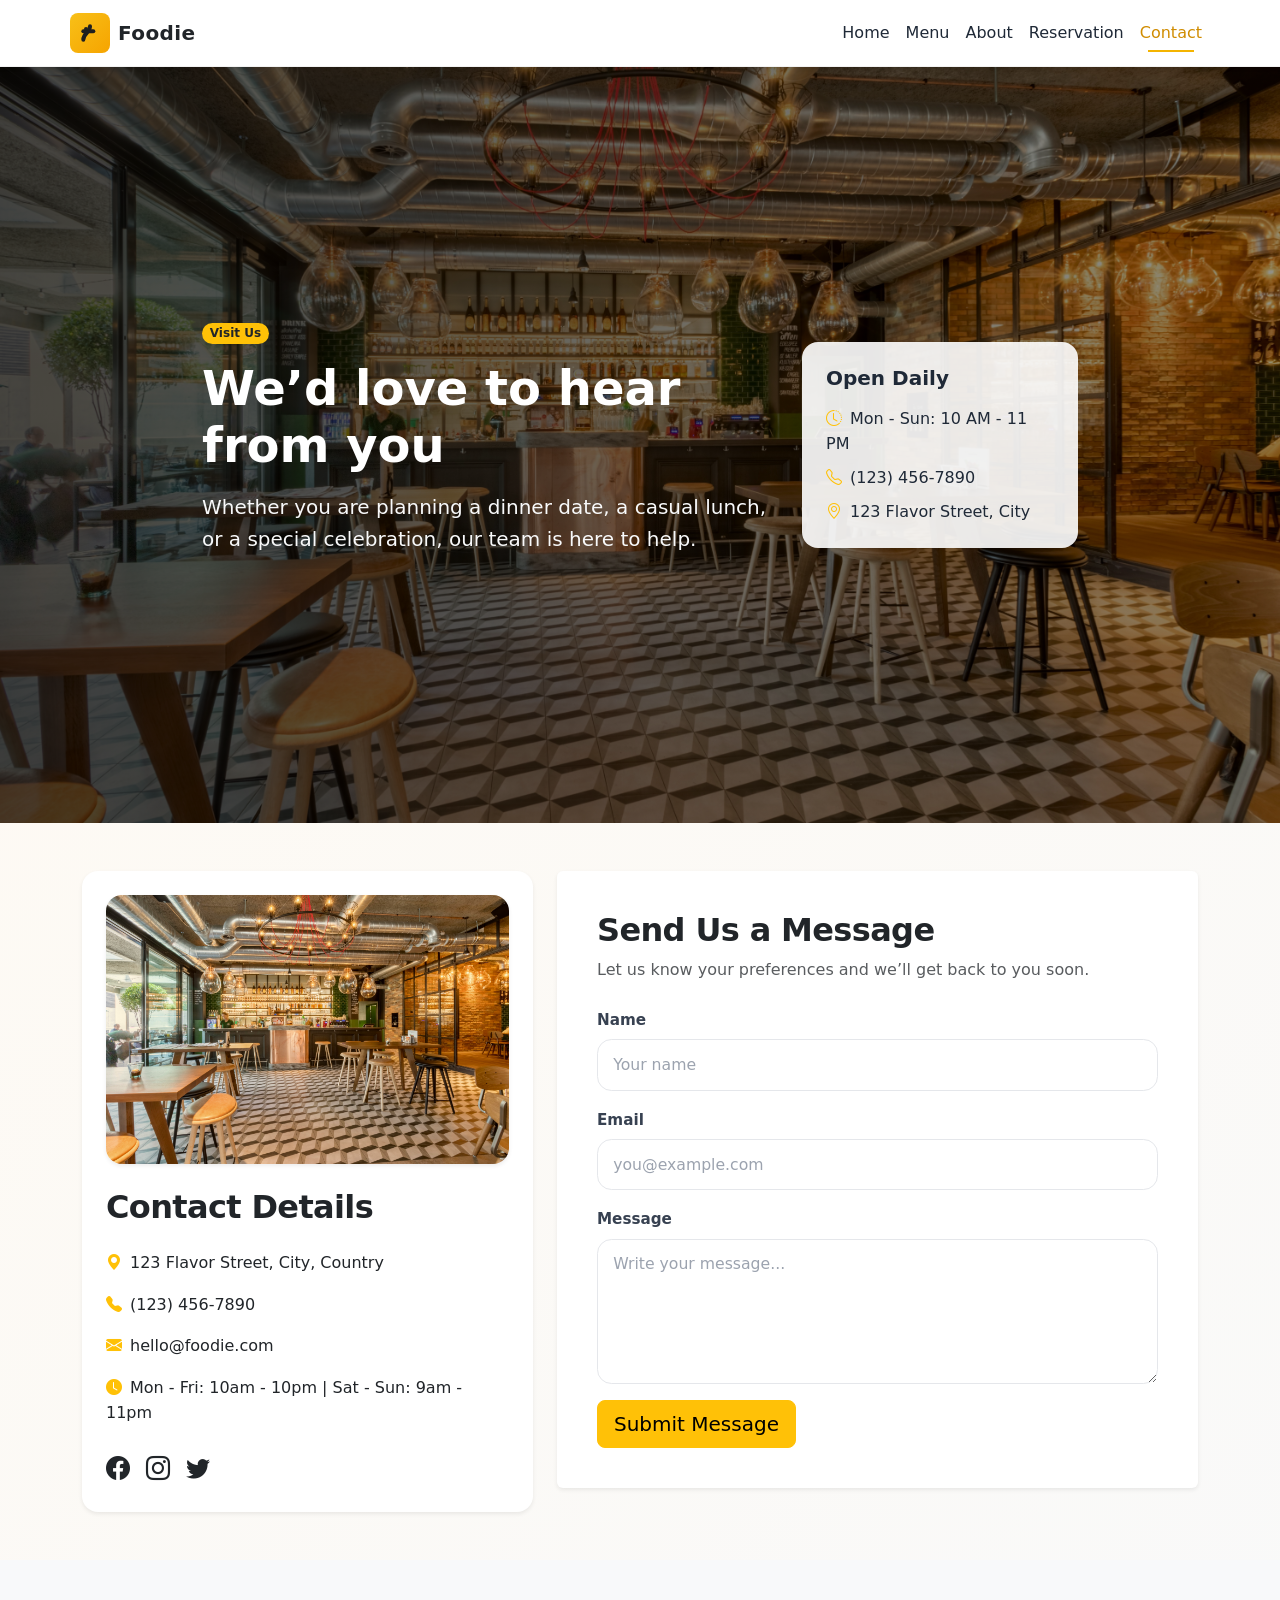
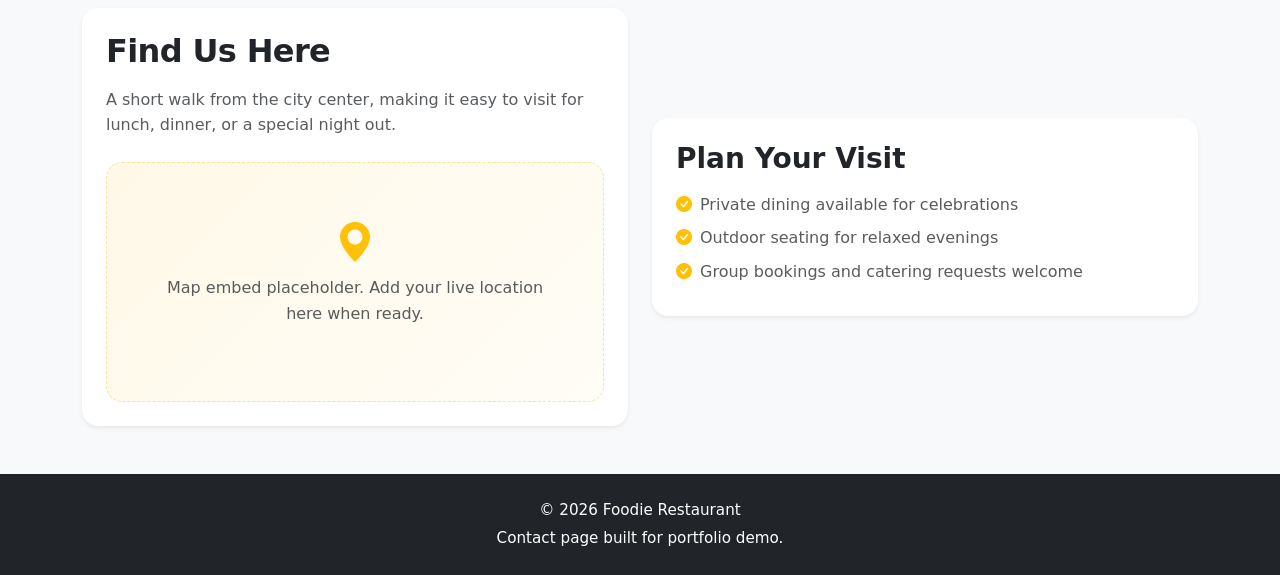
<file: contact.html>
<!DOCTYPE html>
<html lang="en">
<head>
  <meta charset="UTF-8" />
  <meta name="viewport" content="width=device-width, initial-scale=1.0" />
  <meta name="description" content="Get in touch with Foodie Restaurant by phone, email, or through our easy contact form." />
  <title>Foodie Restaurant | Contact</title>
  <link rel="icon" href="images/logo.svg" type="image/svg+xml" />
  <link href="https://cdn.jsdelivr.net/npm/bootstrap@5.3.2/dist/css/bootstrap.min.css" rel="stylesheet" />
  <link href="https://cdn.jsdelivr.net/npm/bootstrap-icons@1.11.4/font/bootstrap-icons.css" rel="stylesheet" />
  <link rel="preconnect" href="https://fonts.googleapis.com" />
  <link rel="preconnect" href="https://fonts.gstatic.com" crossorigin />
  <link href="https://fonts.googleapis.com/css2?family=Inter:wght@400;500;600;700;800&display=swap" rel="stylesheet" />
  <link rel="stylesheet" href="css/style.css" />
</head>
<body>
  <header class="sticky-top bg-white shadow-sm">
    <nav class="navbar navbar-expand-lg navbar-light container">
      <a class="navbar-brand d-flex align-items-center" href="index.html">
        <img src="images/logo.svg" alt="Foodie Logo" width="40" height="40" class="me-2" />
        <span class="fw-bold text-dark">Foodie</span>
      </a>
      <button class="navbar-toggler" type="button" data-bs-toggle="collapse" data-bs-target="#navMenu" aria-controls="navMenu" aria-expanded="false" aria-label="Toggle navigation">
        <span class="navbar-toggler-icon"></span>
      </button>
      <div class="collapse navbar-collapse" id="navMenu">
        <ul class="navbar-nav ms-auto mb-2 mb-lg-0">
          <li class="nav-item"><a class="nav-link" href="index.html">Home</a></li>
          <li class="nav-item"><a class="nav-link" href="menu.html">Menu</a></li>
          <li class="nav-item"><a class="nav-link" href="about.html">About</a></li>
          <li class="nav-item"><a class="nav-link" href="reservation.html">Reservation</a></li>
          <li class="nav-item"><a class="nav-link active" href="contact.html">Contact</a></li>
        </ul>
      </div>
    </nav>
  </header>

  <section class="contact-hero py-5 text-white" style="background-image: url('images/Restaurant interior.jpg');">
    <div class="container py-5">
      <div class="row align-items-center g-4">
        <div class="col-lg-8 reveal">
          <span class="badge bg-warning text-dark rounded-pill mb-3">Visit Us</span>
          <h1 class="display-5 fw-bold mb-3">We’d love to hear from you</h1>
          <p class="lead text-light">Whether you are planning a dinner date, a casual lunch, or a special celebration, our team is here to help.</p>
        </div>
        <div class="col-lg-4 reveal">
          <div class="contact-quick-card p-4 rounded-4">
            <h5 class="fw-bold mb-3">Open Daily</h5>
            <p class="mb-2"><i class="bi bi-clock-history me-2 text-warning"></i>Mon - Sun: 10 AM - 11 PM</p>
            <p class="mb-2"><i class="bi bi-telephone me-2 text-warning"></i>(123) 456-7890</p>
            <p class="mb-0"><i class="bi bi-geo-alt me-2 text-warning"></i>123 Flavor Street, City</p>
          </div>
        </div>
      </div>
    </div>
  </section>

  <section class="container py-5">
    <div class="row g-4">
      <div class="col-lg-5 reveal">
        <div class="contact-info-card p-4 rounded-4 shadow-sm bg-white h-100">
          <img src="images/Restaurant interior.jpg" alt="Restaurant interior" class="rounded-4 w-100 mb-4 shadow-sm" />
          <h2 class="fw-bold mb-4">Contact Details</h2>
          <div class="d-flex flex-column gap-3">
            <p class="mb-0"><i class="bi bi-geo-alt-fill text-warning me-2"></i>123 Flavor Street, City, Country</p>
            <p class="mb-0"><i class="bi bi-telephone-fill text-warning me-2"></i>(123) 456-7890</p>
            <p class="mb-0"><i class="bi bi-envelope-fill text-warning me-2"></i>hello@foodie.com</p>
            <p class="mb-0"><i class="bi bi-clock-fill text-warning me-2"></i>Mon - Fri: 10am - 10pm | Sat - Sun: 9am - 11pm</p>
          </div>
          <div class="d-flex gap-3 mt-4">
            <a href="#" class="text-dark fs-4"><i class="bi bi-facebook"></i></a>
            <a href="#" class="text-dark fs-4"><i class="bi bi-instagram"></i></a>
            <a href="#" class="text-dark fs-4"><i class="bi bi-twitter"></i></a>
          </div>
        </div>
      </div>
      <div class="col-lg-7 reveal">
        <div class="card shadow-sm border-0 p-4 contact-form-card">
          <div class="card-body">
            <h2 class="fw-bold mb-2">Send Us a Message</h2>
            <p class="text-muted mb-4">Let us know your preferences and we’ll get back to you soon.</p>
            <div id="formSuccessMessage" class="alert alert-success d-none" role="alert" aria-live="polite">
              Thank you for your message. We will be in touch shortly.
            </div>
            <form id="contactForm" action="process-form.php" method="post" novalidate>
              <input type="hidden" name="form_type" value="contact" />
              <input type="hidden" name="redirect_to" value="contact.html" />
              <input type="text" name="company" tabindex="-1" autocomplete="off" class="d-none" />
              <input type="text" name="website" tabindex="-1" autocomplete="off" class="d-none" />
              <div class="mb-3">
                <label for="contactName" class="form-label">Name</label>
                <input type="text" class="form-control" id="contactName" name="name" placeholder="Your name" required />
                <div class="invalid-feedback">Please enter your name.</div>
              </div>
              <div class="mb-3">
                <label for="contactEmail" class="form-label">Email</label>
                <input type="email" class="form-control" id="contactEmail" name="email" placeholder="you@example.com" required />
                <div class="invalid-feedback">Please enter a valid email address.</div>
              </div>
              <div class="mb-3">
                <label for="contactMessage" class="form-label">Message</label>
                <textarea class="form-control" id="contactMessage" name="message" rows="5" placeholder="Write your message..." required></textarea>
                <div class="invalid-feedback">Please share your message with us.</div>
              </div>
              <button type="submit" class="btn btn-warning btn-lg">Submit Message</button>
            </form>
          </div>
        </div>
      </div>
    </div>
  </section>

  <section class="py-5 bg-light">
    <div class="container">
      <div class="row g-4 align-items-center">
        <div class="col-lg-6 reveal">
          <div class="map-card rounded-4 shadow-sm p-4 h-100 bg-white">
            <h2 class="fw-bold mb-3">Find Us Here</h2>
            <p class="text-muted mb-4">A short walk from the city center, making it easy to visit for lunch, dinner, or a special night out.</p>
            <div class="map-box rounded-4 p-5 text-center">
              <i class="bi bi-geo-alt-fill fs-1 text-warning mb-3"></i>
              <p class="mb-0 text-muted">Map embed placeholder. Add your live location here when ready.</p>
            </div>
          </div>
        </div>
        <div class="col-lg-6 reveal">
          <div class="p-4 rounded-4 bg-white shadow-sm">
            <h3 class="fw-bold mb-3">Plan Your Visit</h3>
            <ul class="list-unstyled text-muted mb-0">
              <li class="mb-2"><i class="bi bi-check-circle-fill text-warning me-2"></i>Private dining available for celebrations</li>
              <li class="mb-2"><i class="bi bi-check-circle-fill text-warning me-2"></i>Outdoor seating for relaxed evenings</li>
              <li class="mb-2"><i class="bi bi-check-circle-fill text-warning me-2"></i>Group bookings and catering requests welcome</li>
            </ul>
          </div>
        </div>
      </div>
    </div>
  </section>

  <footer class="bg-dark text-white py-4">
    <div class="container text-center">
      <p class="mb-1">&copy; <span id="currentYearContact"></span> Foodie Restaurant</p>
      <p class="mb-0">Contact page built for portfolio demo.</p>
    </div>
  </footer>

  <script src="https://cdn.jsdelivr.net/npm/bootstrap@5.3.2/dist/js/bootstrap.bundle.min.js"></script>
  <script src="js/script.js"></script>
</body>
</html>
</file>
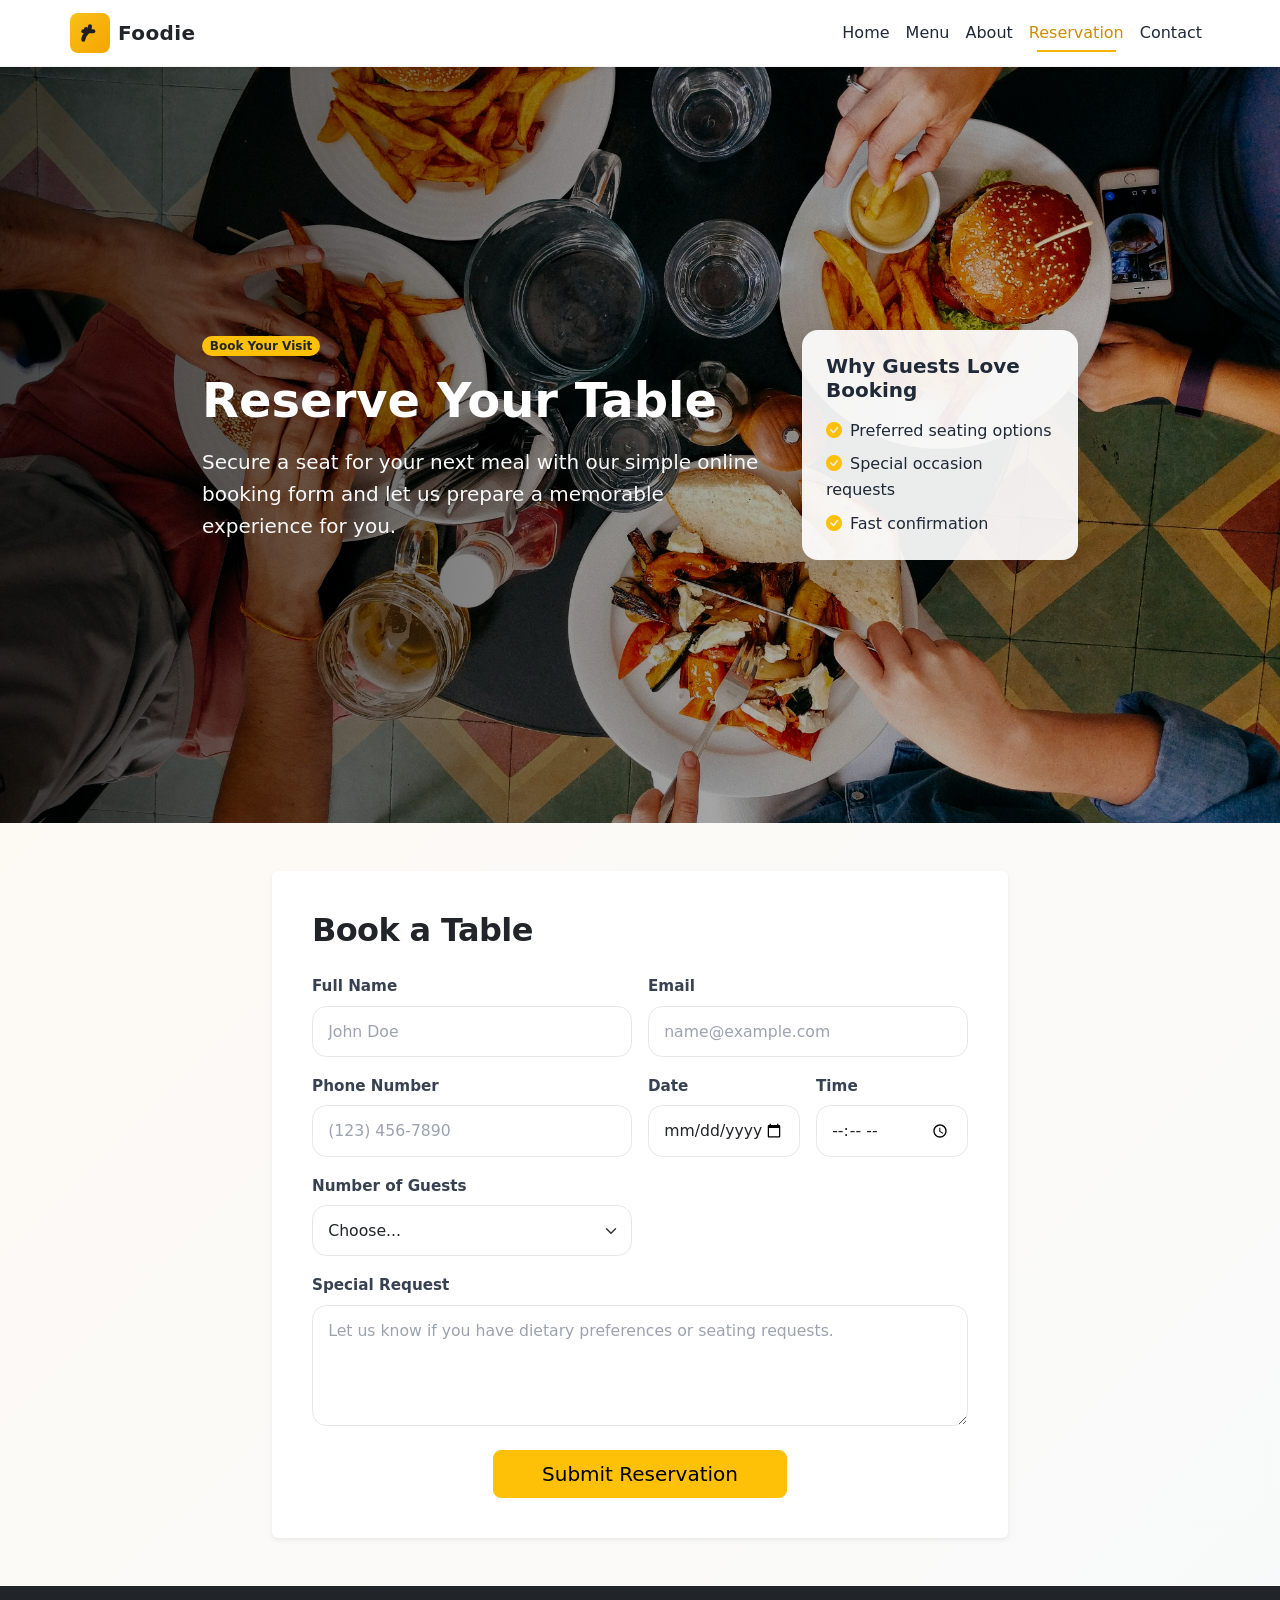
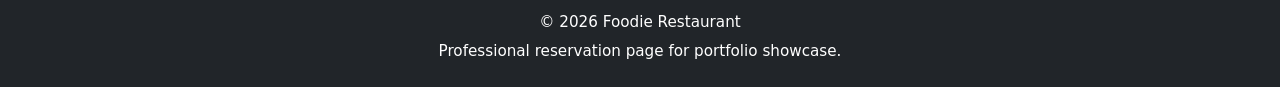
<file: reservation.html>
<!DOCTYPE html>
<html lang="en">
<head>
  <meta charset="UTF-8" />
  <meta name="viewport" content="width=device-width, initial-scale=1.0" />
  <meta name="description" content="Reserve your table online at Foodie Restaurant and enjoy a smooth booking experience for your next visit." />
  <title>Foodie Restaurant | Reservation</title>
  <link rel="icon" href="images/logo.svg" type="image/svg+xml" />
  <link href="https://cdn.jsdelivr.net/npm/bootstrap@5.3.2/dist/css/bootstrap.min.css" rel="stylesheet" />
  <link href="https://cdn.jsdelivr.net/npm/bootstrap-icons@1.11.4/font/bootstrap-icons.css" rel="stylesheet" />
  <link rel="preconnect" href="https://fonts.googleapis.com" />
  <link rel="preconnect" href="https://fonts.gstatic.com" crossorigin />
  <link href="https://fonts.googleapis.com/css2?family=Inter:wght@400;500;600;700;800&display=swap" rel="stylesheet" />
  <link rel="stylesheet" href="css/style.css" />
</head>
<body>
  <header class="sticky-top bg-white shadow-sm">
    <nav class="navbar navbar-expand-lg navbar-light container">
      <a class="navbar-brand d-flex align-items-center" href="index.html">
        <img src="images/logo.svg" alt="Foodie Logo" width="40" height="40" class="me-2" />
        <span class="fw-bold text-dark">Foodie</span>
      </a>
      <button class="navbar-toggler" type="button" data-bs-toggle="collapse" data-bs-target="#navMenu" aria-controls="navMenu" aria-expanded="false" aria-label="Toggle navigation">
        <span class="navbar-toggler-icon"></span>
      </button>
      <div class="collapse navbar-collapse" id="navMenu">
        <ul class="navbar-nav ms-auto mb-2 mb-lg-0">
          <li class="nav-item"><a class="nav-link" href="index.html">Home</a></li>
          <li class="nav-item"><a class="nav-link" href="menu.html">Menu</a></li>
          <li class="nav-item"><a class="nav-link" href="about.html">About</a></li>
          <li class="nav-item"><a class="nav-link active" href="reservation.html">Reservation</a></li>
          <li class="nav-item"><a class="nav-link" href="contact.html">Contact</a></li>
        </ul>
      </div>
    </nav>
  </header>

  <section class="reservation-hero py-5 text-white" style="background-image: url('images/hero-bg.jpg');">
    <div class="container py-5">
      <div class="row align-items-center g-4">
        <div class="col-lg-8 reveal">
          <span class="badge bg-warning text-dark rounded-pill mb-3">Book Your Visit</span>
          <h1 class="display-5 fw-bold mb-3">Reserve Your Table</h1>
          <p class="lead text-light">Secure a seat for your next meal with our simple online booking form and let us prepare a memorable experience for you.</p>
        </div>
        <div class="col-lg-4 reveal">
          <div class="reservation-banner-card p-4 rounded-4">
            <h5 class="fw-bold mb-3">Why Guests Love Booking</h5>
            <p class="mb-2"><i class="bi bi-check-circle-fill text-warning me-2"></i>Preferred seating options</p>
            <p class="mb-2"><i class="bi bi-check-circle-fill text-warning me-2"></i>Special occasion requests</p>
            <p class="mb-0"><i class="bi bi-check-circle-fill text-warning me-2"></i>Fast confirmation</p>
          </div>
        </div>
      </div>
    </div>
  </section>

  <section class="container py-5">
    <div class="row justify-content-center">
      <div class="col-lg-8">
        <div class="card shadow-sm border-0 p-4">
          <div class="card-body">
            <h2 class="fw-bold mb-4">Book a Table</h2>
            <div id="formSuccessMessage" class="alert alert-success d-none" role="alert" aria-live="polite">
              Thank you for your reservation request. We will contact you soon.
            </div>
            <form id="reservationForm" action="process-form.php" method="post" novalidate>
              <input type="hidden" name="form_type" value="reservation" />
              <input type="hidden" name="redirect_to" value="reservation.html" />
              <input type="text" name="company" tabindex="-1" autocomplete="off" class="d-none" />
              <input type="text" name="website" tabindex="-1" autocomplete="off" class="d-none" />
              <div class="row g-3">
                <div class="col-md-6">
                  <label for="resName" class="form-label">Full Name</label>
                  <input type="text" class="form-control" id="resName" name="name" placeholder="John Doe" required />
                  <div class="invalid-feedback">Please enter your full name.</div>
                </div>
                <div class="col-md-6">
                  <label for="resEmail" class="form-label">Email</label>
                  <input type="email" class="form-control" id="resEmail" name="email" placeholder="name@example.com" required />
                  <div class="invalid-feedback">Please enter a valid email address.</div>
                </div>
                <div class="col-md-6">
                  <label for="resPhone" class="form-label">Phone Number</label>
                  <input type="tel" class="form-control" id="resPhone" name="phone" placeholder="(123) 456-7890" required />
                  <div class="invalid-feedback">Please enter your phone number.</div>
                </div>
                <div class="col-md-3">
                  <label for="resDate" class="form-label">Date</label>
                  <input type="date" class="form-control" id="resDate" name="date" required />
                  <div class="invalid-feedback">Please select a reservation date.</div>
                </div>
                <div class="col-md-3">
                  <label for="resTime" class="form-label">Time</label>
                  <input type="time" class="form-control" id="resTime" name="time" required />
                  <div class="invalid-feedback">Please select a reservation time.</div>
                </div>
                <div class="col-md-6">
                  <label for="resGuests" class="form-label">Number of Guests</label>
                  <select id="resGuests" class="form-select" name="guests" required>
                    <option value="" selected>Choose...</option>
                    <option value="1">1 Person</option>
                    <option value="2">2 People</option>
                    <option value="3">3 People</option>
                    <option value="4">4 People</option>
                    <option value="5">5+ People</option>
                  </select>
                  <div class="invalid-feedback">Please select the number of guests.</div>
                </div>
                <div class="col-12">
                  <label for="resRequest" class="form-label">Special Request</label>
                  <textarea class="form-control" id="resRequest" name="message" rows="4" placeholder="Let us know if you have dietary preferences or seating requests."></textarea>
                </div>
              </div>
              <div class="text-center mt-4">
                <button type="submit" class="btn btn-warning btn-lg px-5">Submit Reservation</button>
              </div>
            </form>
          </div>
        </div>
      </div>
    </div>
  </section>

  <footer class="bg-dark text-white py-4">
    <div class="container text-center">
      <p class="mb-1">&copy; <span id="currentYearReservation"></span> Foodie Restaurant</p>
      <p class="mb-0">Professional reservation page for portfolio showcase.</p>
    </div>
  </footer>

  <script src="https://cdn.jsdelivr.net/npm/bootstrap@5.3.2/dist/js/bootstrap.bundle.min.js"></script>
  <script src="js/script.js"></script>
</body>
</html>
</file>
<file: css/style.css>
/* Global Styles */
:root {
  font-family: 'Inter', sans-serif;
  color: #1f2937;
  scroll-behavior: smooth;
  --accent: #f4b400;
  --accent-dark: #d08c00;
  --surface: #ffffff;
  --muted: #6b7280;
}

* {
  box-sizing: border-box;
}

body {
  background: linear-gradient(135deg, #fffaf2 0%, #f8f9fa 100%);
  min-height: 100%;
  line-height: 1.6;
}

img {
  max-width: 100%;
  display: block;
}

a {
  text-decoration: none;
}

a:focus-visible,
button:focus-visible,
input:focus-visible,
select:focus-visible,
textarea:focus-visible {
  outline: 3px solid rgba(244, 180, 0, 0.35);
  outline-offset: 3px;
}

.btn-outline-warning {
  border-width: 2px;
}

button:disabled {
  cursor: wait;
  opacity: 0.8;
}

header {
  backdrop-filter: blur(16px);
  background: rgba(255, 255, 255, 0.92) !important;
  border-bottom: 1px solid rgba(0, 0, 0, 0.05);
}

.navbar-brand span {
  letter-spacing: 0.02em;
}

.navbar-nav .nav-link {
  font-weight: 500;
  color: #1f2937;
  padding: 0.7rem 1rem;
  position: relative;
  transition: color 0.25s ease;
}

.navbar-nav .nav-link::after {
  content: '';
  position: absolute;
  left: 1rem;
  right: 1rem;
  bottom: 0.3rem;
  height: 2px;
  background: var(--accent);
  transform: scaleX(0);
  transform-origin: center;
  transition: transform 0.25s ease;
}

.navbar-nav .nav-link:hover::after,
.navbar-nav .nav-link.active::after {
  transform: scaleX(1);
}

.navbar-nav .nav-link:hover,
.navbar-nav .nav-link.active {
  color: var(--accent-dark);
}

/* Hero Sections */
.hero-section,
.menu-hero,
.about-hero,
.reservation-hero,
.contact-hero {
  min-height: clamp(72vh, 84vh, 90vh);
  padding: 4rem 0;
  background-size: cover;
  background-position: center;
  position: relative;
  overflow: hidden;
  display: flex;
  align-items: center;
}

.hero-section::before,
.menu-hero::before,
.about-hero::before,
.reservation-hero::before,
.contact-hero::before {
  content: '';
  position: absolute;
  inset: 0;
  background: linear-gradient(90deg, rgba(0, 0, 0, 0.72) 0%, rgba(0, 0, 0, 0.35) 55%, rgba(0, 0, 0, 0.2) 100%);
}

.hero-section::after {
  content: '';
  position: absolute;
  width: 320px;
  height: 320px;
  right: -90px;
  bottom: -120px;
  border-radius: 50%;
  background: radial-gradient(circle, rgba(244, 180, 0, 0.28) 0%, rgba(244, 180, 0, 0) 70%);
  animation: pulseGlow 6s ease-in-out infinite;
}

.hero-section .container,
.menu-hero .container,
.about-hero .container,
.reservation-hero .container,
.contact-hero .container {
  position: relative;
  z-index: 1;
  max-width: 900px;
}

.hero-section h1,
.menu-hero h1,
.about-hero h1,
.reservation-hero h1,
.contact-hero h1 {
  color: #fff;
}

.hero-section {
  background-color: #7a7a7a;
}

.hero-copy {
  animation: fadeUp 0.8s ease both;
}

.hero-section h1 {
  text-shadow: 0 10px 30px rgba(0, 0, 0, 0.35);
  font-size: clamp(2.3rem, 4.3vw, 4.5rem);
  line-height: 1.08;
}

.hero-section .lead {
  color: rgba(255, 255, 255, 0.92);
  max-width: 760px;
  font-size: clamp(1rem, 1.7vw, 1.15rem);
}

@media (max-width: 767.5px) {
  .hero-section {
    min-height: 75vh;
    padding: 3rem 0;
  }

  .hero-section h1 {
    font-size: clamp(2rem, 7vw, 2.8rem);
  }
}

.hero-section .btn-outline-light {
  border-color: rgba(255, 255, 255, 0.9);
}

.hero-section .btn {
  min-width: 160px;
  padding: 0.85rem 1.2rem;
  border-radius: 999px;
  transition: transform 0.2s ease, box-shadow 0.2s ease;
}

.hero-section .btn:hover {
  transform: translateY(-2px);
}

.hero-section .btn-warning {
  box-shadow: 0 12px 30px rgba(244, 180, 0, 0.26);
}

/* Cards */
.food-card,
.menu-card,
.stat-card,
.card {
  transition: transform 0.25s ease, box-shadow 0.25s ease;
}

.form-label {
  font-weight: 600;
  color: #374151;
  margin-bottom: 0.45rem;
  font-size: 0.95rem;
}

.form-control,
.form-select,
.form-control:focus,
.form-select:focus {
  font-size: 0.98rem;
  padding: 0.8rem 0.95rem;
  border-radius: 0.9rem;
  border-color: #e5e7eb;
  box-shadow: none;
}

.form-control::placeholder,
.form-select::placeholder {
  color: #9ca3af;
}

.form-control:focus,
.form-select:focus {
  border-color: var(--accent);
  box-shadow: 0 0 0 0.2rem rgba(244, 180, 0, 0.15);
}

textarea.form-control {
  min-height: 120px;
}

.invalid-feedback {
  font-size: 0.85rem;
  margin-top: 0.35rem;
}

.food-card:hover,
.menu-card:hover,
.card:hover {
  transform: translateY(-8px) scale(1.01);
  box-shadow: 0 18px 45px rgba(0, 0, 0, 0.12);
}

.card .card-img-top {
  height: 240px;
  width: 100%;
  object-fit: cover;
  transition: transform 0.35s ease;
}

.food-card:hover .card-img-top {
  transform: scale(1.05);
}

.order-btn {
  transition: transform 0.2s ease, box-shadow 0.2s ease;
  border-radius: 999px;
  padding: 0.45rem 0.95rem;
}

.order-btn:hover {
  transform: translateY(-2px);
  box-shadow: 0 10px 20px rgba(244, 180, 0, 0.18);
}

.about-preview img {
  min-height: 320px;
  object-fit: cover;
}

.about-story-section .about-story-image.reveal.is-visible {
  animation: storySlideInLeft 0.8s ease both;
}

.about-story-section .about-story-content.reveal.is-visible {
  animation: storySlideInRight 0.8s ease both;
}

@keyframes storySlideInLeft {
  from {
    opacity: 0;
    transform: translateX(-30px);
  }
  to {
    opacity: 1;
    transform: translateX(0);
  }
}

@keyframes storySlideInRight {
  from {
    opacity: 0;
    transform: translateX(30px);
  }
  to {
    opacity: 1;
    transform: translateX(0);
  }
}

.special-offers {
  border-radius: 2rem;
  overflow: hidden;
  position: relative;
}

.special-offers::before {
  content: '';
  position: absolute;
  inset: 0;
  background: linear-gradient(135deg, rgba(255, 255, 255, 0.08), rgba(255, 255, 255, 0));
  pointer-events: none;
}

.map-box {
  min-height: 240px;
}

/* Section headers */
h2 {
  letter-spacing: -0.02em;
}

.filter-btn.active {
  background-color: var(--accent) !important;
  color: #111827 !important;
  border-color: var(--accent) !important;
}

.menu-item.is-hidden {
  display: none;
}

.accordion-button {
  font-weight: 600;
  color: #1f2937;
}

.accordion-button:not(.collapsed) {
  background: #fff8e7;
  color: #9a6200;
  box-shadow: none;
}

.accordion-button:focus {
  box-shadow: none;
}

/* Reveal animations */
.reveal {
  opacity: 0;
  transform: translateY(24px);
  transition: opacity 0.7s ease, transform 0.7s ease;
}

.reveal.is-visible {
  opacity: 1;
  transform: translateY(0);
}

.skill-card {
  background: linear-gradient(145deg, #ffffff 0%, #fff8e7 100%);
  border: 1px solid rgba(244, 180, 0, 0.15);
  border-radius: 1.25rem;
  padding: 1.5rem;
  box-shadow: 0 12px 30px rgba(0, 0, 0, 0.06);
  transition: transform 0.25s ease, box-shadow 0.25s ease;
}

.skill-card:hover {
  transform: translateY(-6px);
  box-shadow: 0 16px 40px rgba(0, 0, 0, 0.1);
}

.skill-card .bi {
  color: var(--accent-dark);
}

.skill-meter {
  height: 10px;
  background: #f3e6c3;
  border-radius: 999px;
  overflow: hidden;
}

.skill-meter span {
  display: block;
  width: 0;
  height: 100%;
  border-radius: inherit;
  background: linear-gradient(90deg, var(--accent) 0%, #ffd970 100%);
  transition: width 1.1s ease;
}

/* Reservation and contact page */
.reservation-banner-card {
  background: rgba(255, 255, 255, 0.92);
  color: #1f2937;
  box-shadow: 0 14px 35px rgba(0, 0, 0, 0.14);
}

.contact-hero {
  background-size: cover;
  background-position: center;
  position: relative;
}

.contact-hero::before {
  content: '';
  position: absolute;
  inset: 0;
  background: linear-gradient(90deg, rgba(0, 0, 0, 0.72) 0%, rgba(0, 0, 0, 0.42) 100%);
}

.contact-hero .container {
  position: relative;
  z-index: 1;
}

.contact-quick-card,
.contact-info-card,
.contact-form-card,
.map-card {
  transition: transform 0.25s ease, box-shadow 0.25s ease;
}

.contact-quick-card:hover,
.contact-info-card:hover,
.contact-form-card:hover,
.map-card:hover {
  transform: translateY(-4px);
  box-shadow: 0 18px 40px rgba(0, 0, 0, 0.08) !important;
}

.contact-quick-card {
  background: rgba(255, 255, 255, 0.9);
  color: #1f2937;
}

.map-box {
  background: linear-gradient(135deg, #fff8e7, #fffdf7);
  border: 1px dashed rgba(244, 180, 0, 0.35);
}

/* Footer */
footer {
  font-size: 0.95rem;
}

/* Form focus */
.form-control:focus,
.form-select:focus,
.btn:focus {
  box-shadow: 0 0 0 0.25rem rgba(255, 193, 7, 0.25);
}

/* Animations */
@keyframes fadeUp {
  from {
    opacity: 0;
    transform: translateY(24px);
  }
  to {
    opacity: 1;
    transform: translateY(0);
  }
}

@keyframes pulseGlow {
  0%,
  100% {
    transform: scale(1);
    opacity: 0.45;
  }
  50% {
    transform: scale(1.08);
    opacity: 0.7;
  }
}

/* Responsive Layout */
@media (max-width: 991px) {
  .hero-section,
  .menu-hero,
  .about-hero,
  .reservation-hero,
  .contact-hero {
    min-height: 60vh;
  }

  .navbar-nav {
    padding-top: 0.75rem;
  }
}

@media (max-width: 767px) {
  .hero-section,
  .menu-hero,
  .about-hero,
  .reservation-hero,
  .contact-hero {
    min-height: 52vh;
    text-align: center;
  }

  .hero-section .lead {
    margin-inline: auto;
  }

  .hero-section .d-flex.gap-3 {
    flex-direction: column;
    align-items: center;
  }

  .hero-section .btn {
    width: 100%;
    max-width: 280px;
  }

  .carousel-item p {
    font-size: 1rem !important;
  }

  .special-offers {
    border-radius: 1.25rem;
  }
}

@media (max-width: 575px) {
  .container {
    padding-inline: 1rem;
  }

  .special-offers {
    border-radius: 0;
  }

  .hero-section {
    padding: 3rem 0;
  }

  .card .card-img-top {
    height: 180px;
  }

  .btn-lg {
    padding: 0.75rem 1rem;
    font-size: 1rem;
  }
}



/* FAQ */

.faq-section{
    background:#fffaf4;
}

.custom-faq .accordion-item{
    border:none;
    margin-bottom:18px;
    border-radius:15px;
    overflow:hidden;
    box-shadow:0 10px 30px rgba(0,0,0,.08);
}

.custom-faq .accordion-button{
    background:#fff;
    font-size:18px;
    font-weight:600;
    padding:22px 25px;
    color:#222;
    box-shadow:none;
    transition:.3s;
}

.custom-faq .accordion-button:not(.collapsed){
    background:#ffc107;
    color:#222;
}

.custom-faq .accordion-button:hover{
    background:#fff4d3;
}

.custom-faq .accordion-body{
    background:#fff;
    padding:20px 25px;
    color:#666;
    line-height:1.8;
}

.custom-faq .accordion-button::after{
    transition:.3s;
}

.custom-faq .accordion-button i{
    font-size:22px;
    color:#ff9800;
}

.custom-faq .accordion-button:not(.collapsed) i{
    color:#222;
}
</file>
